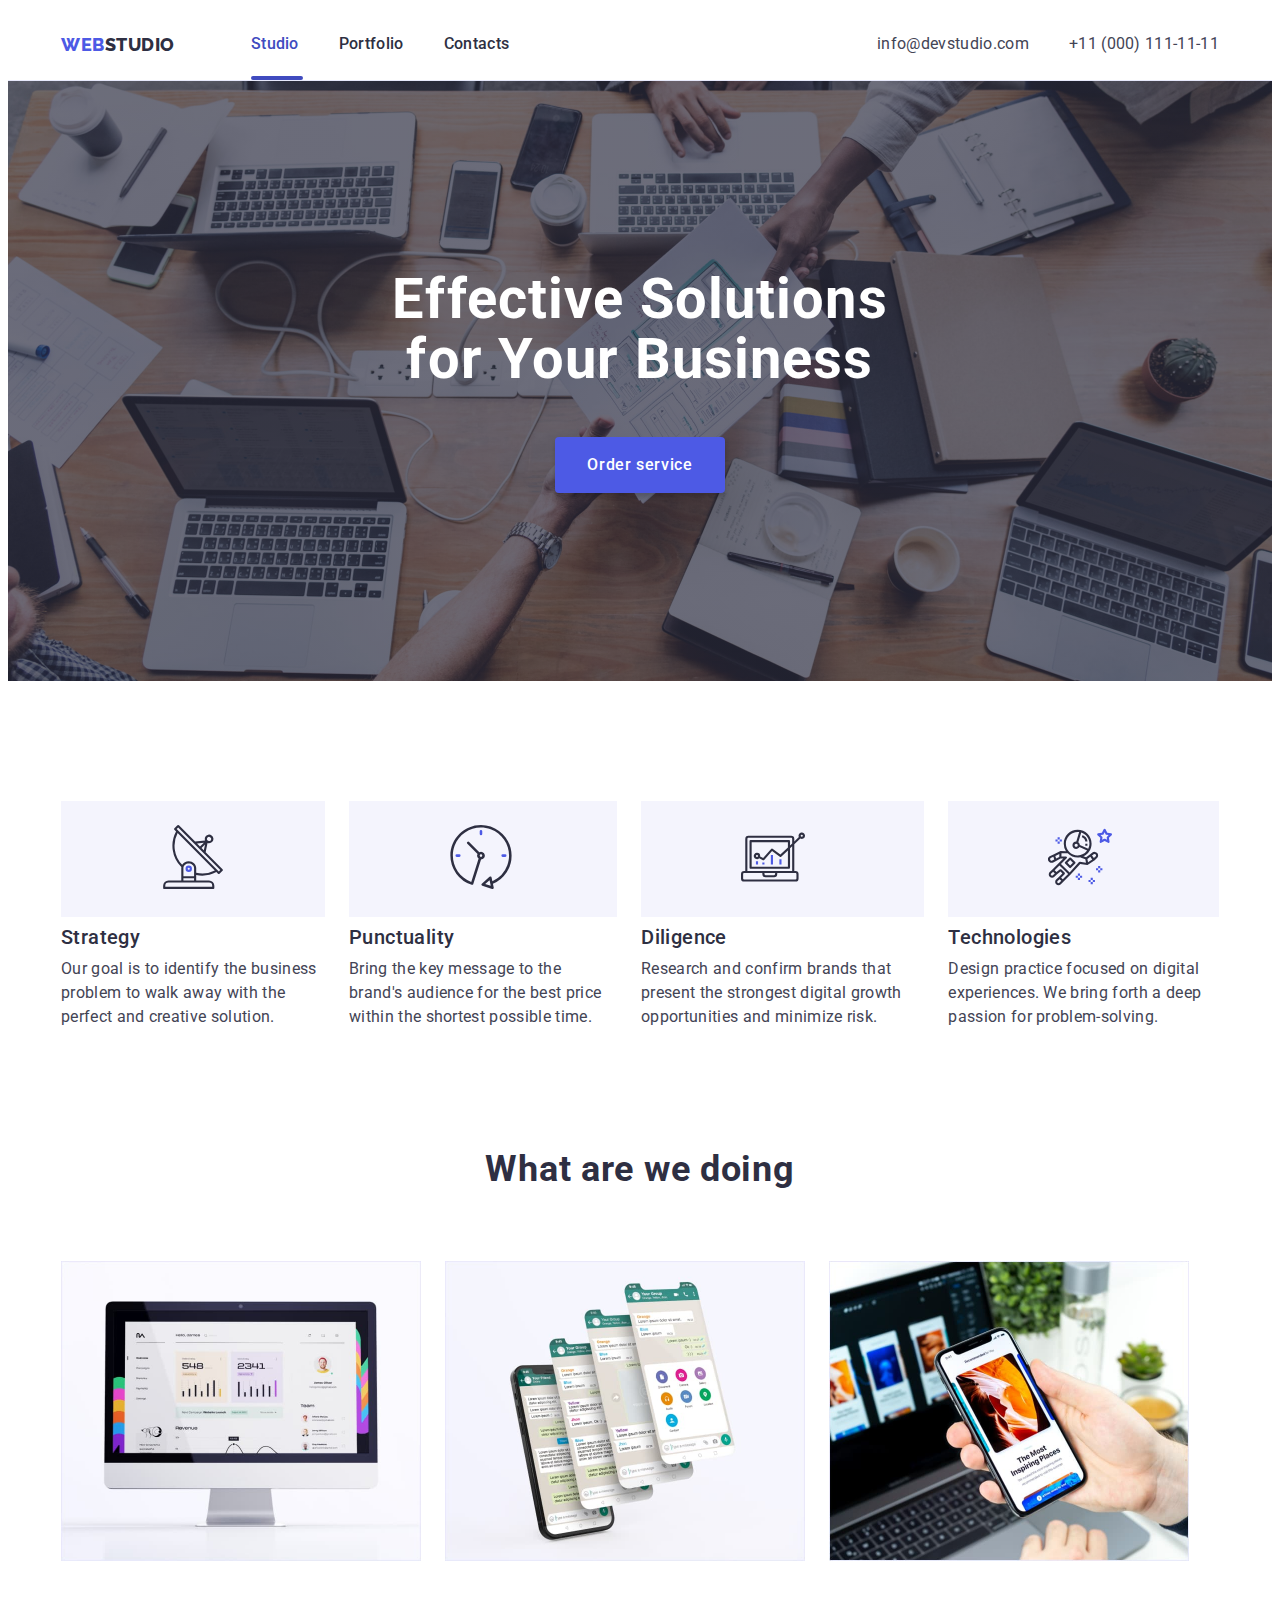
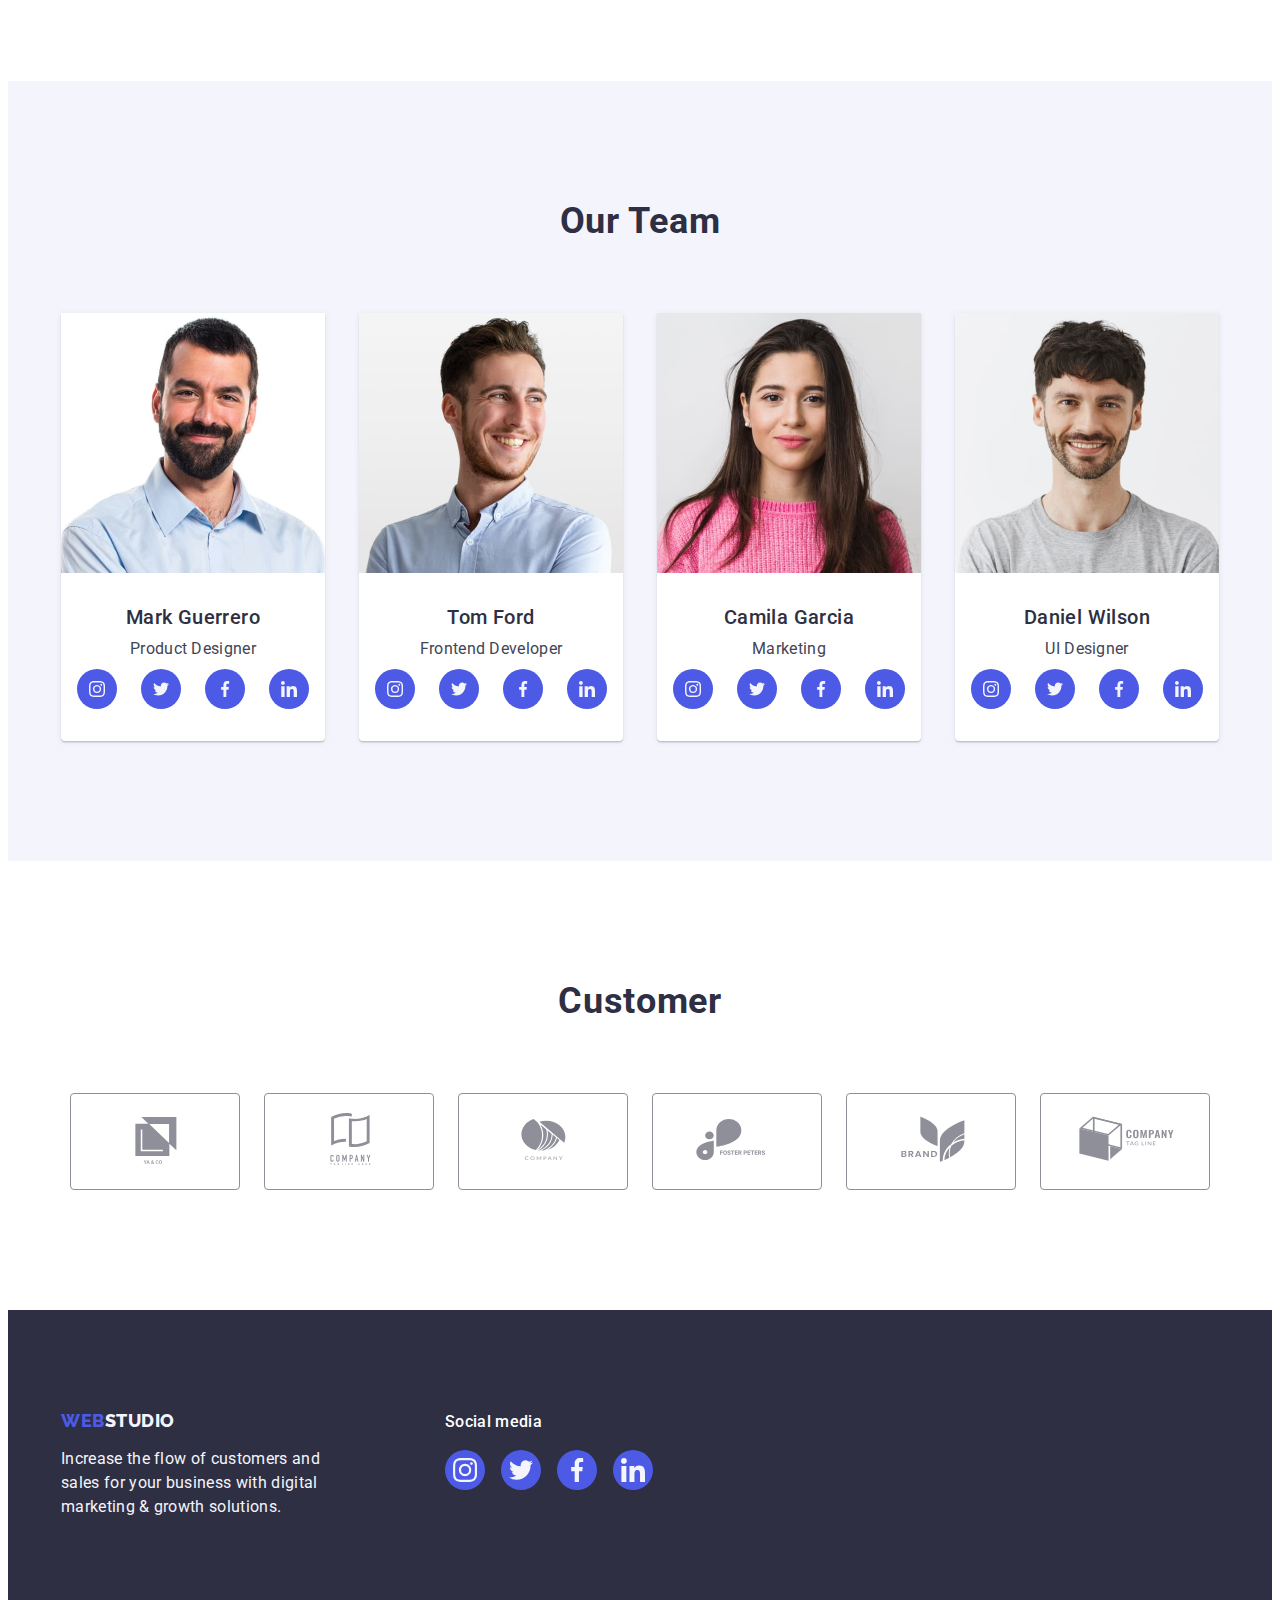
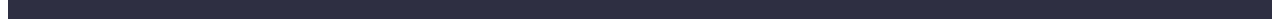
<file: index.html>
<!DOCTYPE html>
<html lang="en">

<head>
    <meta charset="UTF-8" />
    <meta name="viewport" content="width=device-width, initial-scale=1.0" />
    <title>WebStudio Home</title>
    <link rel="preconnect" href="https://fonts.googleapis.com" />
    <link rel="preconnect" href="https://fonts.gstatic.com" crossorigin />
    <link
        href="https://fonts.googleapis.com/css2?family=Raleway:wght@800&family=Roboto:wght@400;500;700;900&display=swap"
        rel="stylesheet" />
    <link rel="stylesheet" href="https://cdnjs.cloudflare.com/ajax/libs/modern-normalize/2.0.0/modern-normalize.min.css"
        integrity="sha512-4xo8blKMVCiXpTaLzQSLSw3KFOVPWhm/TRtuPVc4WG6kUgjH6J03IBuG7JZPkcWMxJ5huwaBpOpnwYElP/m6wg=="
        crossorigin="anonymous" referrerpolicy="no-referrer" />
    <link rel="stylesheet" href="css/styles.css" />
</head>

<body>
    <header class="header">
        <div class="container header-container">
            <nav class="navigation">
                <a class="logo" href="./index.html"><span class="logo__mark">WEB</span>STUDIO</a>
                <ul class="nav-menu">
                    <li>
                        <a class="nav-menu__link nav-menu__link--active" href="./index.html">Studio</a>
                    </li>
                    <li>
                        <a class="nav-menu__link" href="./portfolio.html">Portfolio</a>
                    </li>
                    <li>
                        <a class="nav-menu__link" href="#">Contacts</a>
                    </li>
                </ul>
            </nav>
            <address>
                <ul class="address-list">
                    <li>
                        <a class="text address-list__link" href="mailto:info@devstudio.com">info@devstudio.com</a>
                    </li>
                    <li>
                        <a class="text address-list__link" href="tel:+110001111111">+11 (000) 111-11-11</a>
                    </li>
                </ul>
            </address>
        </div>
    </header>
    <main>
        <section class="hero-section">
            <div class="container hero-container">
                <h1 class="hero-section__title">Effective Solutions for Your Business</h1>
                <button data-modal-open class="button button--primary" type="button">Order service</button>
            </div>
        </section>
        <section class="section">
            <div class="container">
                <h2 class="visually-hidden">Advantages</h2>
                <ul class="advantages-list">
                    <li>
                        <div class="advantages-list__item-icon-holder">
                            <svg width="64" height="64">
                                <use href="./images/icons.svg#antenna"></use>
                            </svg>
                        </div>
                        <h3 class="advantages-list__item-title">Strategy</h3>
                        <p class="text">
                            Our goal is to identify the business problem to walk away with the perfect and
                            creative solution.
                        </p>
                    </li>
                    <li>
                        <div class="advantages-list__item-icon-holder">
                            <svg width="64" height="64">
                                <use href="./images/icons.svg#clock"></use>
                            </svg>
                        </div>
                        <h3 class="advantages-list__item-title">Punctuality</h3>
                        <p class="text">
                            Bring the key message to the brand's audience for the best price within the shortest
                            possible time.
                        </p>
                    </li>
                    <li>
                        <div class="advantages-list__item-icon-holder">
                            <svg width="64" height="64">
                                <use href="./images/icons.svg#diagram"></use>
                            </svg>
                        </div>
                        <h3 class="advantages-list__item-title">Diligence</h3>
                        <p class="text">
                            Research and confirm brands that present the strongest digital growth opportunities
                            and minimize risk.
                        </p>
                    </li>
                    <li>
                        <div class="advantages-list__item-icon-holder">
                            <svg width="64" height="64">
                                <use href="./images/icons.svg#astronaut"></use>
                            </svg>
                        </div>
                        <h3 class="advantages-list__item-title">Technologies</h3>
                        <p class="text">
                            Design practice focused on digital experiences. We bring forth a deep passion for
                            problem-solving.
                        </p>
                    </li>
                </ul>
            </div>
        </section>
        <section class="about-section">
            <div class="container">
                <h2 class="about-title">What are we doing</h2>
                <ul class="about-list">
                    <li>
                        <img width="360" height="300" src="./images/about/mac.jpg" alt="Mac image" />
                    </li>
                    <li>
                        <img width="360" height="300" src="./images/about/phone.jpg" alt="Phone image" />
                    </li>
                    <li>
                        <img width="360" height="300" src="./images/about/phone_mac.jpg" alt="Phone and mac image" />
                    </li>
                </ul>
            </div>
        </section>
        <section class="section team-section">
            <div class="container">
                <h2 class="team-title">Our Team</h2>
                <ul class="team-card-list">
                    <li class="team-card">
                        <img width="264" height="260" src="./images/team/mark.jpg" alt="Mark Guerrero" />
                        <div class="team-card__info">
                            <h3 class="team-card__text">Mark Guerrero</h3>
                            <p class="text">Product Designer</p>
                            <ul class="team-card__contacts">
                                <li>
                                    <a href="#" target="_blank" class="team-card__contact-link">
                                        <svg class="team-card__contact-link-icon" width="16" height="16">
                                            <use href="./images/icons.svg#instagram"></use>
                                        </svg>
                                    </a>
                                </li>
                                <li>
                                    <a href="#" target="_blank" class="team-card__contact-link">
                                        <svg class="team-card__contact-link-icon" width="16" height="16">
                                            <use href="./images/icons.svg#twitter"></use>
                                        </svg>
                                    </a>
                                </li>
                                <li>
                                    <a href="#" target="_blank" class="team-card__contact-link">
                                        <svg class="team-card__contact-link-icon" width="16" height="16">
                                            <use href="./images/icons.svg#facebook"></use>
                                        </svg>
                                    </a>
                                </li>
                                <li>
                                    <a href="#" target="_blank" class="team-card__contact-link">
                                        <svg class="team-card__contact-link-icon" width="16" height="16">
                                            <use href="./images/icons.svg#linkedin"></use>
                                        </svg>
                                    </a>
                                </li>
                            </ul>
                        </div>
                    </li>
                    <li class="team-card">
                        <img width="264" height="260" src="./images/team/tom.jpg" alt="Tom Ford" />
                        <div class="team-card__info">
                            <h3 class="team-card__text">Tom Ford</h3>
                            <p class="text">Frontend Developer</p>
                            <ul class="team-card__contacts">
                                <li>
                                    <a href="#" target="_blank" class="team-card__contact-link">
                                        <svg class="team-card__contact-link-icon" width="16" height="16">
                                            <use href="./images/icons.svg#instagram"></use>
                                        </svg>
                                    </a>
                                </li>
                                <li>
                                    <a href="#" target="_blank" class="team-card__contact-link">
                                        <svg class="team-card__contact-link-icon" width="16" height="16">
                                            <use href="./images/icons.svg#twitter"></use>
                                        </svg>
                                    </a>
                                </li>
                                <li>
                                    <a href="#" target="_blank" class="team-card__contact-link">
                                        <svg class="team-card__contact-link-icon" width="16" height="16">
                                            <use href="./images/icons.svg#facebook"></use>
                                        </svg>
                                    </a>
                                </li>
                                <li>
                                    <a href="#" target="_blank" class="team-card__contact-link">
                                        <svg class="team-card__contact-link-icon" width="16" height="16">
                                            <use href="./images/icons.svg#linkedin"></use>
                                        </svg>
                                    </a>
                                </li>
                            </ul>
                        </div>
                    </li>
                    <li class="team-card">
                        <img width="264" height="260" src="./images/team/camila.jpg" alt="Camila Garcia" />
                        <div class="team-card__info">
                            <h3 class="team-card__text">Camila Garcia</h3>
                            <p class="text">Marketing</p>
                            <ul class="team-card__contacts">
                                <li>
                                    <a href="#" target="_blank" class="team-card__contact-link">
                                        <svg class="team-card__contact-link-icon" width="16" height="16">
                                            <use href="./images/icons.svg#instagram"></use>
                                        </svg>
                                    </a>
                                </li>
                                <li>
                                    <a href="#" target="_blank" class="team-card__contact-link">
                                        <svg class="team-card__contact-link-icon" width="16" height="16">
                                            <use href="./images/icons.svg#twitter"></use>
                                        </svg>
                                    </a>
                                </li>
                                <li>
                                    <a href="#" target="_blank" class="team-card__contact-link">
                                        <svg class="team-card__contact-link-icon" width="16" height="16">
                                            <use href="./images/icons.svg#facebook"></use>
                                        </svg>
                                    </a>
                                </li>
                                <li>
                                    <a href="#" target="_blank" class="team-card__contact-link">
                                        <svg class="team-card__contact-link-icon" width="16" height="16">
                                            <use href="./images/icons.svg#linkedin"></use>
                                        </svg>
                                    </a>
                                </li>
                            </ul>
                        </div>
                    </li>
                    <li class="team-card">
                        <img width="264" height="260" src="./images/team/daniel.jpg" alt="Daniel Wilson" />
                        <div class="team-card__info">
                            <h3 class="team-card__text">Daniel Wilson</h3>
                            <p class="text">UI Designer</p>
                            <ul class="team-card__contacts">
                                <li>
                                    <a href="#" target="_blank" class="team-card__contact-link">
                                        <svg class="team-card__contact-link-icon" width="16" height="16">
                                            <use href="./images/icons.svg#instagram"></use>
                                        </svg>
                                    </a>
                                </li>
                                <li>
                                    <a href="#" target="_blank" class="team-card__contact-link">
                                        <svg class="team-card__contact-link-icon" width="16" height="16">
                                            <use href="./images/icons.svg#twitter"></use>
                                        </svg>
                                    </a>
                                </li>
                                <li>
                                    <a href="#" target="_blank" class="team-card__contact-link">
                                        <svg class="team-card__contact-link-icon" width="16" height="16">
                                            <use href="./images/icons.svg#facebook"></use>
                                        </svg>
                                    </a>
                                </li>
                                <li>
                                    <a href="#" target="_blank" class="team-card__contact-link">
                                        <svg class="team-card__contact-link-icon" width="16" height="16">
                                            <use href="./images/icons.svg#linkedin"></use>
                                        </svg>
                                    </a>
                                </li>
                            </ul>
                        </div>
                    </li>
                </ul>
            </div>
        </section>
        <section class="section">
            <div class="container">
                <h2 class="customers-title">Customer</h2>
                <ul class="customers-list">
                    <li>
                        <a href="#" target="_blank" class="customer-logo">
                            <svg class="customer-logo__icon" width="104" height="56">
                                <use href="./images/icons.svg#customer_1"></use>
                            </svg>
                        </a>
                    </li>
                    <li>
                        <a href="#" target="_blank" class="customer-logo">
                            <svg class="customer-logo__icon" width="104" height="56">
                                <use href="./images/icons.svg#customer_2"></use>
                            </svg>
                        </a>
                    </li>
                    <li>
                        <a href="#" target="_blank" class="customer-logo">
                            <svg class="customer-logo__icon" width="104" height="56">
                                <use href="./images/icons.svg#customer_3"></use>
                            </svg>
                        </a>
                    </li>
                    <li>
                        <a href="#" target="_blank" class="customer-logo">
                            <svg class="customer-logo__icon" width="104" height="56">
                                <use href="./images/icons.svg#customer_4"></use>
                            </svg>
                        </a>
                    </li>
                    <li>
                        <a href="#" target="_blank" class="customer-logo">
                            <svg class="customer-logo__icon" width="104" height="56">
                                <use href="./images/icons.svg#customer_5"></use>
                            </svg>
                        </a>
                    </li>
                    <li>
                        <a href="#" target="_blank" class="customer-logo">
                            <svg class="customer-logo__icon" width="104" height="56">
                                <use href="./images/icons.svg#customer_6"></use>
                            </svg>
                        </a>
                    </li>
                </ul>
            </div>
        </section>
    </main>
    <footer class="footer">
        <div class="container footer-container">
            <div class="footer-container__col">
                <a class="logo logo--inverted" href="./index.html"><span class="logo__mark">WEB</span>STUDIO</a>
                <p class="text footer__text">
                    Increase the flow of customers and sales for your business with digital marketing & growth
                    solutions.
                </p>
            </div>
            <div class="footer-container__col">
                <p class="text footer-contacts-title">Social media</p>
                <ul class="footer-contacts">
                    <li>
                        <a href="#" target="_blank" class="footer-contact">
                            <svg class="footer-contact__icon" width="24" height="24">
                                <use href="./images/icons.svg#instagram"></use>
                            </svg>
                        </a>
                    </li>
                    <li>
                        <a href="#" target="_blank" class="footer-contact">
                            <svg class="footer-contact__icon" width="24" height="24">
                                <use href="./images/icons.svg#twitter"></use>
                            </svg>
                        </a>
                    </li>
                    <li>
                        <a href="#" target="_blank" class="footer-contact">
                            <svg class="footer-contact__icon" width="24" height="24">
                                <use href="./images/icons.svg#facebook"></use>
                            </svg>
                        </a>
                    </li>
                    <li>
                        <a href="#" target="_blank" class="footer-contact">
                            <svg class="footer-contact__icon" width="24" height="24">
                                <use href="./images/icons.svg#linkedin"></use>
                            </svg>
                        </a>
                    </li>
                </ul>
            </div>
        </div>
    </footer>
    <div data-modal class="backdrop is-hidden">
        <div role="dialog" aria-modal="true" class="modal">
            <button data-modal-close aria-label="Close modal button" class="modal-button" type="button">
                <svg class="modal-button__icon" width="8" height="8">
                    <use href="./images/icons.svg#close"></use>
                </svg>
            </button>
        </div>
    </div>
    <script type="text/javascript" src="js/modal.js"></script>
</body>

</html>
</file>
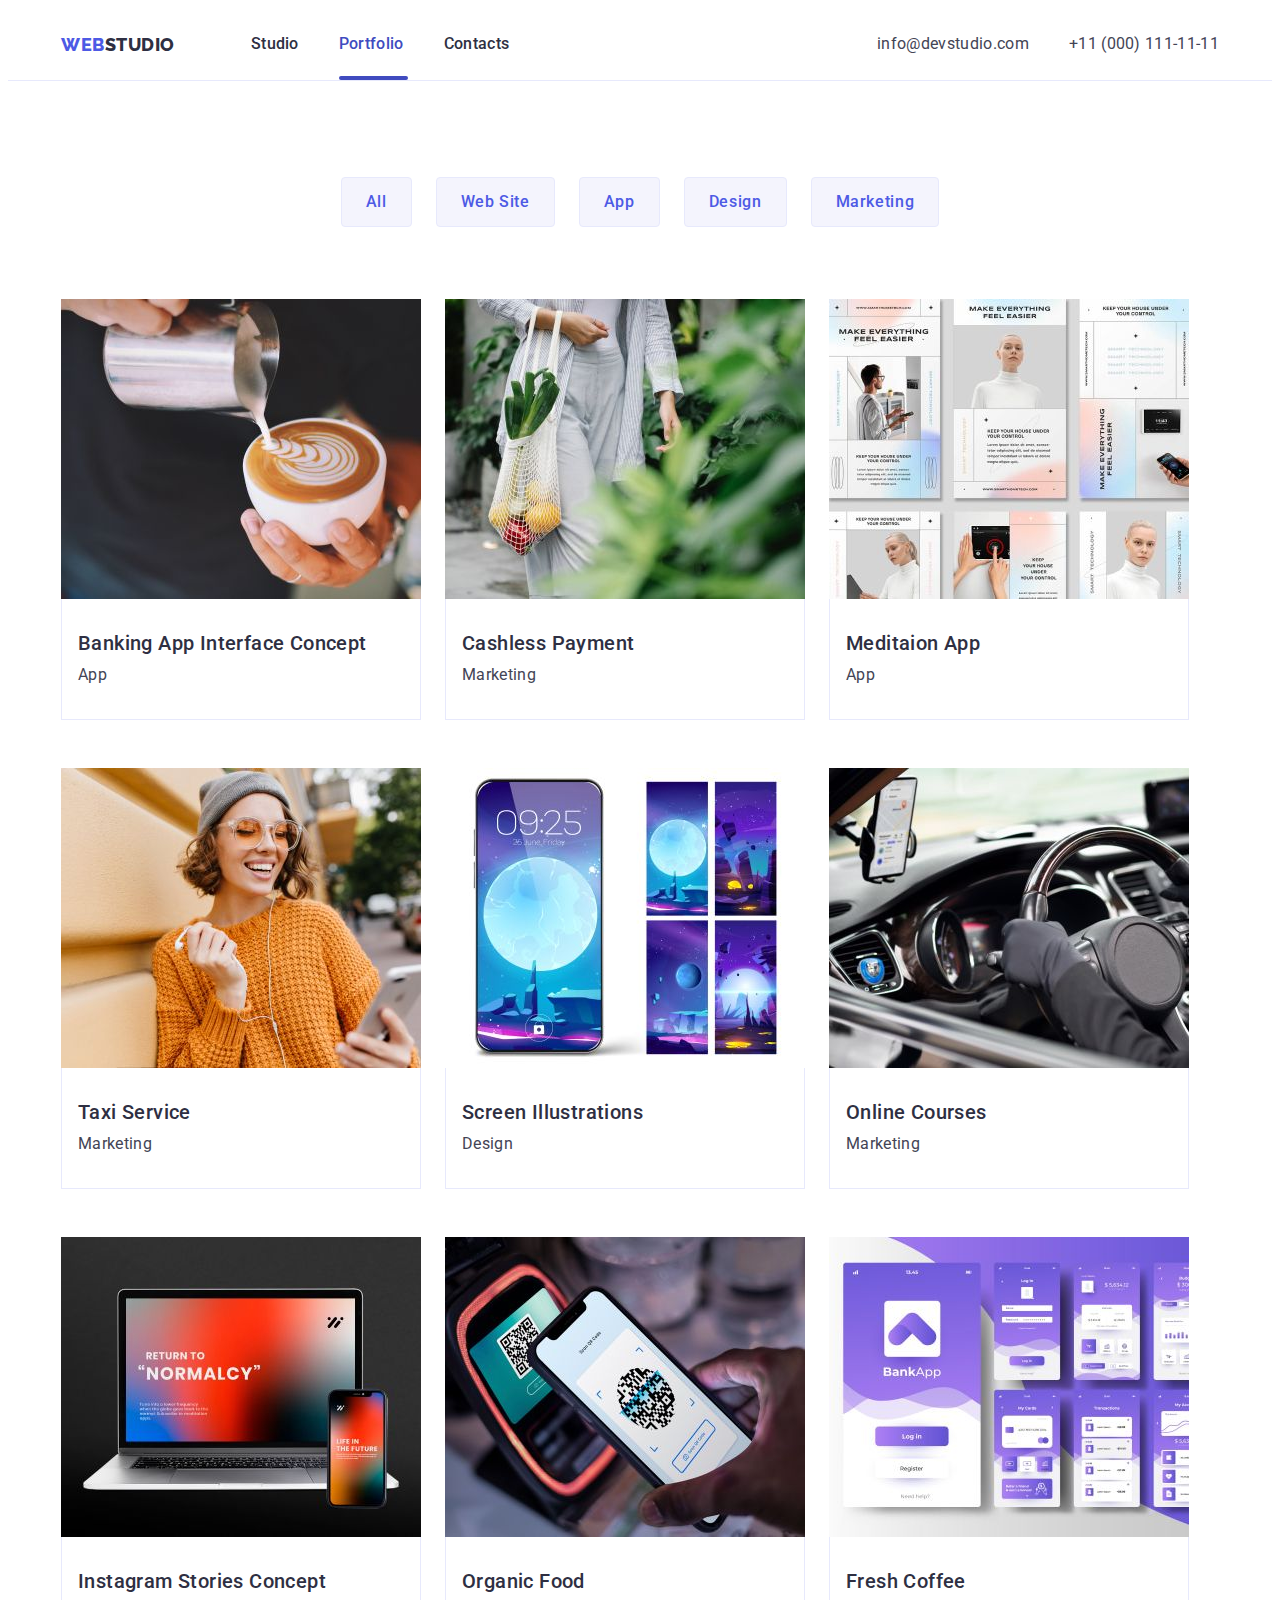
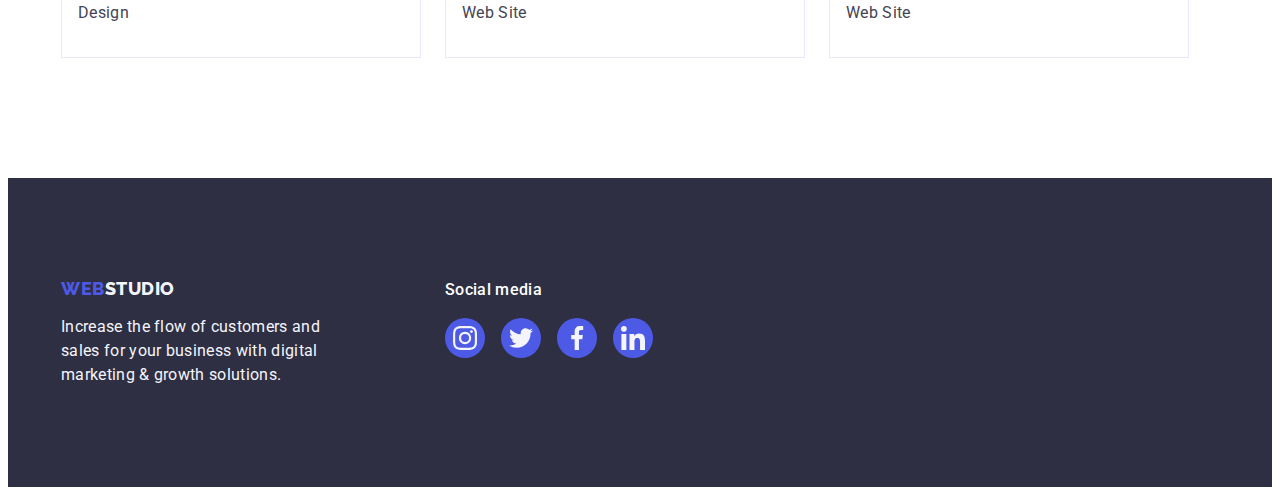
<file: portfolio.html>
<!DOCTYPE html>
<html lang="en">

<head>
    <meta charset="UTF-8" />
    <meta name="viewport" content="width=device-width, initial-scale=1.0" />
    <title>WebStudio Portfolio</title>
    <link rel="preconnect" href="https://fonts.googleapis.com" />
    <link rel="preconnect" href="https://fonts.gstatic.com" crossorigin />
    <link
        href="https://fonts.googleapis.com/css2?family=Raleway:wght@800&family=Roboto:wght@400;500;700;900&display=swap"
        rel="stylesheet" />
    <link rel="stylesheet" href="https://cdnjs.cloudflare.com/ajax/libs/modern-normalize/2.0.0/modern-normalize.min.css"
        integrity="sha512-4xo8blKMVCiXpTaLzQSLSw3KFOVPWhm/TRtuPVc4WG6kUgjH6J03IBuG7JZPkcWMxJ5huwaBpOpnwYElP/m6wg=="
        crossorigin="anonymous" referrerpolicy="no-referrer" />
    <link rel="stylesheet" href="css/styles.css" />
</head>

<body>
    <header class="header">
        <div class="container header-container">
            <nav class="navigation">
                <a class="logo" href="./index.html"><span class="logo__mark">WEB</span>STUDIO</a>
                <ul class="nav-menu">
                    <li>
                        <a class="nav-menu__link" href="./index.html">Studio</a>
                    </li>
                    <li>
                        <a class="nav-menu__link nav-menu__link--active" href="./portfolio.html">Portfolio</a>
                    </li>
                    <li>
                        <a class="nav-menu__link" href="#">Contacts</a>
                    </li>
                </ul>
            </nav>
            <address>
                <ul class="address-list">
                    <li>
                        <a class="text address-list__link" href="mailto:info@devstudio.com">info@devstudio.com</a>
                    </li>
                    <li>
                        <a class="text address-list__link" href="tel:+110001111111">+11 (000) 111-11-11</a>
                    </li>
                </ul>
            </address>
        </div>
    </header>
    <main>
        <section class="portfolio-section">
            <div class="container">
                <h1 class="visually-hidden">Portfolio</h1>
                <ul class="filter-list">
                    <li>
                        <button class="button button--muted" type="button">All</button>
                    </li>
                    <li>
                        <button class="button button--muted" type="button">Web Site</button>
                    </li>
                    <li>
                        <button class="button button--muted" type="button">App</button>
                    </li>
                    <li>
                        <button class="button button--muted" type="button">Design</button>
                    </li>
                    <li>
                        <button class="button button--muted" type="button">Marketing</button>
                    </li>
                </ul>
                <ul class="portfolio-card-list">
                    <li class="portfolio-card">
                        <a href="#">
                            <div class="portfolio-card__content">
                                <img width="360" height="300" src="./images/portfolio/img_1.jpg" alt="Img 1" />
                                <div class="portfolio-card__overlay">
                                    <p class="text">
                                        14 Stylish and User-Friendly App Design Concepts · Task Manager App · Calorie
                                        Tracker App · Exotic Fruit Ecommerce App · Cloud Storage App
                                    </p>
                                </div>
                            </div>
                            <div class="portfolio-card__info">
                                <h2 class="portfolio-card__title">Banking App Interface Concept</h2>
                                <p class="text">App</p>
                            </div>
                        </a>
                    </li>
                    <li class="portfolio-card">
                        <a href="#">
                            <div class="portfolio-card__content">
                                <img width="360" height="300" src="./images/portfolio/img_2.jpg" alt="Img 2" />
                                <div class="portfolio-card__overlay">
                                    <p class="text">
                                        14 Stylish and User-Friendly App Design Concepts · Task Manager App · Calorie
                                        Tracker App · Exotic Fruit Ecommerce App · Cloud Storage App
                                    </p>
                                </div>
                            </div>
                            <div class="portfolio-card__info">
                                <h2 class="portfolio-card__title">Cashless Payment</h2>
                                <p class="text">Marketing</p>
                            </div>
                        </a>
                    </li>
                    <li class="portfolio-card">
                        <a href="#">
                            <div class="portfolio-card__content">
                                <img width="360" height="300" src="./images/portfolio/img_3.jpg" alt="Img 3" />
                                <div class="portfolio-card__overlay">
                                    <p class="text">
                                        14 Stylish and User-Friendly App Design Concepts · Task Manager App · Calorie
                                        Tracker App · Exotic Fruit Ecommerce App · Cloud Storage App
                                    </p>
                                </div>
                            </div>
                            <div class="portfolio-card__info">
                                <h2 class="portfolio-card__title">Meditaion App</h2>
                                <p class="text">App</p>
                            </div>
                        </a>
                    </li>
                    <li class="portfolio-card">
                        <a href="#">
                            <div class="portfolio-card__content">
                                <img width="360" height="300" src="./images/portfolio/img_4.jpg" alt="Img 4" />
                                <div class="portfolio-card__overlay">
                                    <p class="text">
                                        14 Stylish and User-Friendly App Design Concepts · Task Manager App · Calorie
                                        Tracker App · Exotic Fruit Ecommerce App · Cloud Storage App
                                    </p>
                                </div>
                            </div>
                            <div class="portfolio-card__info">
                                <h2 class="portfolio-card__title">Taxi Service</h2>
                                <p class="text">Marketing</p>
                            </div>
                        </a>
                    </li>
                    <li class="portfolio-card">
                        <a href="#">
                            <div class="portfolio-card__content">
                                <img width="360" height="300" src="./images/portfolio/img_5.jpg" alt="Img 5" />
                                <div class="portfolio-card__overlay">
                                    <p class="text">
                                        14 Stylish and User-Friendly App Design Concepts · Task Manager App · Calorie
                                        Tracker App · Exotic Fruit Ecommerce App · Cloud Storage App
                                    </p>
                                </div>
                            </div>
                            <div class="portfolio-card__info">
                                <h2 class="portfolio-card__title">Screen Illustrations</h2>
                                <p class="text">Design</p>
                            </div>
                        </a>
                    </li>
                    <li class="portfolio-card">
                        <a href="#">
                            <div class="portfolio-card__content">
                                <img width="360" height="300" src="./images/portfolio/img_6.jpg" alt="Img 6" />
                                <div class="portfolio-card__overlay">
                                    <p class="text">
                                        14 Stylish and User-Friendly App Design Concepts · Task Manager App · Calorie
                                        Tracker App · Exotic Fruit Ecommerce App · Cloud Storage App
                                    </p>
                                </div>
                            </div>
                            <div class="portfolio-card__info">
                                <h2 class="portfolio-card__title">Online Courses</h2>
                                <p class="text">Marketing</p>
                            </div>
                        </a>
                    </li>
                    <li class="portfolio-card">
                        <a href="#">
                            <div class="portfolio-card__content">
                                <img width="360" height="300" src="./images/portfolio/img_7.jpg" alt="Img 7" />
                                <div class="portfolio-card__overlay">
                                    <p class="text">
                                        14 Stylish and User-Friendly App Design Concepts · Task Manager App · Calorie
                                        Tracker App · Exotic Fruit Ecommerce App · Cloud Storage App
                                    </p>
                                </div>
                            </div>
                            <div class="portfolio-card__info">
                                <h2 class="portfolio-card__title">Instagram Stories Concept</h2>
                                <p class="text">Design</p>
                            </div>
                        </a>
                    </li>
                    <li class="portfolio-card">
                        <a href="#">
                            <div class="portfolio-card__content">
                                <img width="360" height="300" src="./images/portfolio/img_8.jpg" alt="Img 8" />
                                <div class="portfolio-card__overlay">
                                    <p class="text">
                                        14 Stylish and User-Friendly App Design Concepts · Task Manager App · Calorie
                                        Tracker App · Exotic Fruit Ecommerce App · Cloud Storage App
                                    </p>
                                </div>
                            </div>
                            <div class="portfolio-card__info">
                                <h2 class="portfolio-card__title">Organic Food</h2>
                                <p class="text">Web Site</p>
                            </div>
                        </a>
                    </li>
                    <li class="portfolio-card">
                        <a href="#">
                            <div class="portfolio-card__content">
                                <img width="360" height="300" src="./images/portfolio/img_9.jpg" alt="Img 9" />
                                <div class="portfolio-card__overlay">
                                    <p class="text">
                                        14 Stylish and User-Friendly App Design Concepts · Task Manager App · Calorie
                                        Tracker App · Exotic Fruit Ecommerce App · Cloud Storage App
                                    </p>
                                </div>
                            </div>
                            <div class="portfolio-card__info">
                                <h2 class="portfolio-card__title">Fresh Coffee</h2>
                                <p class="text">Web Site</p>
                            </div>
                        </a>
                    </li>
                </ul>
            </div>
        </section>
    </main>
    <footer class="footer">
        <div class="container footer-container">
            <div class="footer-container__col">
                <a class="logo logo--inverted" href="./index.html"><span class="logo__mark">WEB</span>STUDIO</a>
                <p class="text footer__text">
                    Increase the flow of customers and sales for your business with digital marketing & growth
                    solutions.
                </p>
            </div>
            <div class="footer-container__col">
                <p class="text footer-contacts-title">Social media</p>
                <ul class="footer-contacts">
                    <li>
                        <a href="#" target="_blank" class="footer-contact">
                            <svg class="footer-contact__icon" width="24" height="24">
                                <use href="./images/icons.svg#instagram"></use>
                            </svg>
                        </a>
                    </li>
                    <li>
                        <a href="#" target="_blank" class="footer-contact">
                            <svg class="footer-contact__icon" width="24" height="24">
                                <use href="./images/icons.svg#twitter"></use>
                            </svg>
                        </a>
                    </li>
                    <li>
                        <a href="#" target="_blank" class="footer-contact">
                            <svg class="footer-contact__icon" width="24" height="24">
                                <use href="./images/icons.svg#facebook"></use>
                            </svg>
                        </a>
                    </li>
                    <li>
                        <a href="#" target="_blank" class="footer-contact">
                            <svg class="footer-contact__icon" width="24" height="24">
                                <use href="./images/icons.svg#linkedin"></use>
                            </svg>
                        </a>
                    </li>
                </ul>
            </div>
        </div>
    </footer>
</body>

</html>
</file>
<file: css/styles.css>
:root {
  --primary-brand-color: #4d5ae5;
  --pressed-state-color: #404bbf;
  --dark-color: #2e2f42;
  --success-color: #31d0aa;
  --text-color: #434455;
  --subtle-text-color: #8e8f99;
  --accent-color: #e7e9fc;
  --light-color: #f4f4fd;
  --white-color: #ffffff;
  --line-height-base: 1.5;
  --font-size-base: 16px;
  --container-max-width: 1158px;
  --section-padding: 120px;
  --modal-overlay-color: rgba(46, 47, 66, 0.4);
  --hero-background-color: rgba(46, 47, 66, 0.7);
  --modal-background-color: #fcfcfc;
  --transition-duration: 250ms;
  --transition-timing-function: cubic-bezier(0.4, 0, 0.2, 1);
}

body {
  background-color: var(--white-color);
  font-family: 'Roboto', sans-serif;
  font-size: var(--font-size-base);
  color: var(--text-color);
}

h1,
h2,
h3,
h4,
h5,
h6,
p {
  margin: 0;
}

a {
  line-height: var(--line-height-base);
  color: inherit;
  text-decoration: none;
  letter-spacing: 0.02em;
}

ul {
  margin: 0;
  padding-left: 0;
  list-style: none;
}

img {
  display: block;
}

*:focus {
  outline: none;
}

.container {
  max-width: var(--container-max-width);
  padding-left: 15px;
  padding-right: 15px;
  margin-left: auto;
  margin-right: auto;
}

.section {
  padding: var(--section-padding) 0;
}

.visually-hidden {
  position: absolute;
  width: 1px;
  height: 1px;
  margin: -1px;
  border: 0;
  padding: 0;
  white-space: nowrap;
  clip-path: inset(100%);
  clip: rect(0 0 0 0);
  overflow: hidden;
}

.text {
  font-size: var(--font-size-base);
  line-height: var(--line-height-base);
  letter-spacing: 0.02em;
}

.button {
  font-family: 'Roboto', sans-serif;
  font-size: var(--font-size-base);
  line-height: var(--line-height-base);
  font-weight: 500;
  letter-spacing: 0.04em;
  border-radius: 4px;
  cursor: pointer;
}

.button.button--primary {
  background-color: var(--primary-brand-color);
  color: var(--white-color);
  padding: 16px 32px;
  border: none;
  box-shadow: 0px 4px 4px 0px #00000026;
}

.button.button--primary:focus,
.button.button--primary:hover {
  background-color: var(--pressed-state-color);
}

.button.button--muted {
  background-color: var(--light-color);
  color: var(--primary-brand-color);
  padding: 12px 24px;
  border: 1px solid var(--accent-color);
  box-shadow: none;
}

.button.button--muted:focus,
.button.button--muted:hover {
  background-color: var(--pressed-state-color);
  color: var(--white-color);
  border: 1px solid var(--pressed-state-color);
  box-shadow: 0px 2px 2px 0px #0000001f, 0px 2px 1px 0px #00000014,
    0px 3px 1px 0px #0000001a;
}

.header {
  border-bottom: 1px solid var(--accent-color);
}

.header-container {
  display: flex;
  justify-content: space-between;
  align-items: center;
}

.logo {
  font-family: 'Raleway';
  font-size: 18px;
  line-height: 1.16667;
  font-weight: 800;
  color: var(--dark-color);
  letter-spacing: 0.03em;
}

.logo--inverted {
  color: var(--light-color);
}

.logo__mark {
  color: var(--primary-brand-color);
}

.navigation {
  display: flex;
  align-items: center;
  gap: 76px;
}

.nav-menu {
  display: flex;
  align-items: center;
  gap: 40px;
}

.nav-menu__link {
  display: block;
  line-height: var(--line-height-base);
  font-weight: 500;
  color: var(--dark-color);
  letter-spacing: 0.02em;
  padding: 24px 0;
  position: relative;
  transition: color var(--transition-duration) var(--transition-timing-function);
}

.nav-menu__link::after {
  content: '';
  width: 100%;
  border: 2px solid currentColor;
  border-radius: 2px;
  display: block;
  position: absolute;
  bottom: 0;
  opacity: 0;
  transition: opacity var(--transition-duration)
    var(--transition-timing-function);
}

.nav-menu__link.nav-menu__link--active,
.nav-menu__link:focus,
.nav-menu__link:hover {
  color: var(--pressed-state-color);
}

.nav-menu__link.nav-menu__link--active::after {
  opacity: 1;
}

.address-list {
  display: flex;
  align-items: center;
  gap: 40px;
}

.address-list__link {
  font-style: normal;
}

.address-list__link:focus,
.address-list__link:hover {
  color: var(--pressed-state-color);
}

.footer {
  background-color: var(--dark-color);
  padding: 100px 0;
}

.footer__text {
  color: var(--light-color);
  max-width: 264px;
}

.footer-container {
  display: flex;
  align-items: flex-start;
}

.footer-container__col {
  display: flex;
  flex-direction: column;
}

.footer-container__col:not(:last-child) {
  margin-right: 120px;
}

.footer .logo {
  margin-bottom: 16px;
}

.footer-contacts-title {
  font-weight: 500;
  color: var(--white-color);
  margin-bottom: 16px;
}

.footer-contacts {
  display: flex;
  justify-content: center;
  gap: 16px;
}

.footer-contact {
  display: flex;
  justify-content: center;
  align-items: center;
  width: 40px;
  height: 40px;
  border-radius: 50%;
  border: none;
  background-color: var(--primary-brand-color);
  color: var(--light-color);
  transition: background-color var(--transition-duration)
    var(--transition-timing-function);
}

.footer-contact:focus,
.footer-contact:hover {
  background-color: var(--success-color);
}

.footer-contact__icon {
  fill: currentColor;
}

.hero-section {
  background-color: var(--dark-color);
  background-image: linear-gradient(
      to bottom,
      rgba(46, 47, 66, 0.7),
      rgba(46, 47, 66, 0.7)
    ),
    url('../images/people-office.jpg');
  background-size: cover;
  background-repeat: no-repeat;
  background-position: center center;
  padding: 188px 0;
  max-width: 1440px;
  margin: 0 auto;
}

.hero-container {
  display: flex;
  flex-direction: column;
  align-items: center;
}

.hero-section__title {
  color: var(--white-color);
  font-size: 56px;
  line-height: 1.07143;
  font-weight: 700;
  letter-spacing: 0.02em;
  max-width: 496px;
  text-align: center;
  margin-bottom: 48px;
}

.advantages-list {
  display: flex;
  justify-content: space-between;
  gap: 24px;
}

.advantages-list__item-icon-holder {
  padding: 24px 100px;
  background-color: var(--light-color);
  margin-bottom: 8px;
}

.advantages-list__item-title {
  color: var(--dark-color);
  font-size: 20px;
  line-height: 1.2;
  font-weight: 500;
  letter-spacing: 0.02em;
  margin-bottom: 8px;
}

.about-section {
  padding-bottom: var(--section-padding);
}

.about-title {
  color: var(--dark-color);
  font-size: 36px;
  line-height: 1.11112;
  font-weight: 700;
  letter-spacing: 0.02em;
  text-align: center;
  margin-bottom: 72px;
}

.about-list {
  display: flex;
  gap: 24px;
}

.team-section {
  background-color: var(--light-color);
}

.team-card-list {
  display: flex;
  justify-content: space-between;
  gap: 24px;
}

.team-title {
  color: var(--dark-color);
  font-size: 36px;
  line-height: 1.11112;
  font-weight: 700;
  letter-spacing: 0.02em;
  text-align: center;
  margin-bottom: 72px;
}

.team-card {
  background-color: var(--white-color);
  box-shadow: 0px 2px 1px 0px #2e2f4214, 0px 1px 1px 0px #2e2f4229,
    0px 1px 6px 0px #2e2f4214;
  border-radius: 0 0 4px 4px;
}

.team-card__info {
  padding: 32px 16px;
  text-align: center;
}

.team-card__text {
  color: var(--dark-color);
  font-size: 20px;
  line-height: 1.2;
  font-weight: 500;
  letter-spacing: 0.02em;
  margin-bottom: 8px;
}

.team-card__contacts {
  display: flex;
  justify-content: center;
  gap: 24px;
  margin-top: 8px;
}

.team-card__contact-link {
  display: flex;
  justify-content: center;
  align-items: center;
  width: 40px;
  height: 40px;
  border-radius: 50%;
  border: none;
  background-color: var(--primary-brand-color);
  color: var(--light-color);
  transition: background-color var(--transition-duration)
    var(--transition-timing-function);
}

.team-card__contact-link:focus,
.team-card__contact-link:hover {
  background-color: var(--pressed-state-color);
}

.team-card__contact-link-icon {
  fill: currentColor;
}

.portfolio-section {
  padding: 96px 0 var(--section-padding);
}

.filter-list {
  display: flex;
  justify-content: center;
  gap: 24px;
  margin-bottom: 72px;
}

.portfolio-card-list {
  display: flex;
  flex-wrap: wrap;
  column-gap: 24px;
  row-gap: 48px;
}

.portfolio-card__content {
  position: relative;
  width: 100%;
  height: 300px;
  overflow: hidden;
}

.portfolio-card__info {
  padding: 32px 16px;
  border: 1px solid var(--accent-color);
  border-top: none;
  transition: box-shadow var(--transition-duration)
    var(--transition-timing-function);
}

.portfolio-card:focus .portfolio-card__info,
.portfolio-card:hover .portfolio-card__info {
  box-shadow: 0px 2px 1px 0px rgba(46, 47, 66, 0.08),
    0px 1px 1px 0px rgba(46, 47, 66, 0.16),
    0px 1px 6px 0px rgba(46, 47, 66, 0.08);
}

.portfolio-card__title {
  color: var(--dark-color);
  font-size: 20px;
  line-height: 1.2;
  font-weight: 500;
  letter-spacing: 0.02em;
  margin-bottom: 8px;
}

.portfolio-card__overlay {
  position: absolute;
  top: 0;
  left: 0;
  width: 100%;
  height: 100%;
  padding: 40px 32px;
  transform: translateY(100%);
  color: var(--light-color);
  background-color: var(--primary-brand-color);
  transition: transform var(--transition-duration)
    var(--transition-timing-function);
}

.portfolio-card:focus .portfolio-card__overlay,
.portfolio-card:hover .portfolio-card__overlay {
  transform: translateY(0);
}

.customers-title {
  color: var(--dark-color);
  font-size: 36px;
  line-height: 1.11112;
  font-weight: 700;
  letter-spacing: 0.02em;
  text-align: center;
  margin-bottom: 72px;
}

.customers-list {
  display: flex;
  justify-content: center;
  gap: 24px;
}

.customer-logo {
  display: block;
  padding: 16px 32px;
  border: 1px solid var(--subtle-text-color);
  border-radius: 4px;
  color: var(--subtle-text-color);
  transition: color var(--transition-duration) var(--transition-timing-function),
    border-color var(--transition-duration) var(--transition-timing-function);
}

.customer-logo__icon {
  fill: currentColor;
}

.customer-logo:focus,
.customer-logo:hover {
  color: var(--pressed-state-color);
  border-color: var(--pressed-state-color);
}

.backdrop {
  position: fixed;
  top: 0;
  left: 0;
  width: 100%;
  height: 100%;
  background-color: var(--modal-overlay-color);

  transition: opacity var(--transition-duration)
      var(--transition-timing-function),
    visibility var(--transition-duration) var(--transition-timing-function);
  transition-delay: 0s;
}

.backdrop.is-hidden {
  opacity: 0;
  visibility: hidden;
  pointer-events: none;
  transition-delay: 300ms;
}

.modal {
  position: absolute;
  top: 50%;
  left: 50%;
  transform: translateX(-50%) translateY(-50%);
  max-width: 408px;
  width: 100%;
  min-height: 584px;
  background-color: var(--modal-background-color);
  border-radius: 4px;
  box-shadow: 0 2px 1px 0 rgba(0, 0, 0, 0.2), 0 1px 3px 0 rgba(0, 0, 0, 0.12),
    0 1px 1px 0 rgba(0, 0, 0, 0.14);
  transition: transform var(--transition-duration)
      var(--transition-timing-function),
    opacity var(--transition-duration) var(--transition-timing-function);
  transition-delay: 0s;
}

.backdrop.is-hidden .modal {
  opacity: 0;
  transform: translateX(-50%) translateY(-70%);
  transition-delay: 300ms;
}

.modal-button {
  position: absolute;
  top: 24px;
  right: 24px;
  display: flex;
  align-items: center;
  justify-content: center;
  padding: 0;
  border: 1px solid rgba(0, 0, 0, 0.1);
  border-radius: 50%;
  background-color: var(--accent-color);
  color: var(--dark-color);
  cursor: pointer;
  width: 24px;
  height: 24px;
  transition: border-color var(--transition-duration)
      var(--transition-timing-function),
    background-color var(--transition-duration)
      var(--transition-timing-function),
    color var(--transition-duration) var(--transition-timing-function);
}

.modal-button:focus,
.modal-button:hover {
  color: var(--white-color);
  border-color: var(--pressed-state-color);
  background-color: var(--pressed-state-color);
}

.modal-button__icon {
  fill: currentColor;
}
</file>
